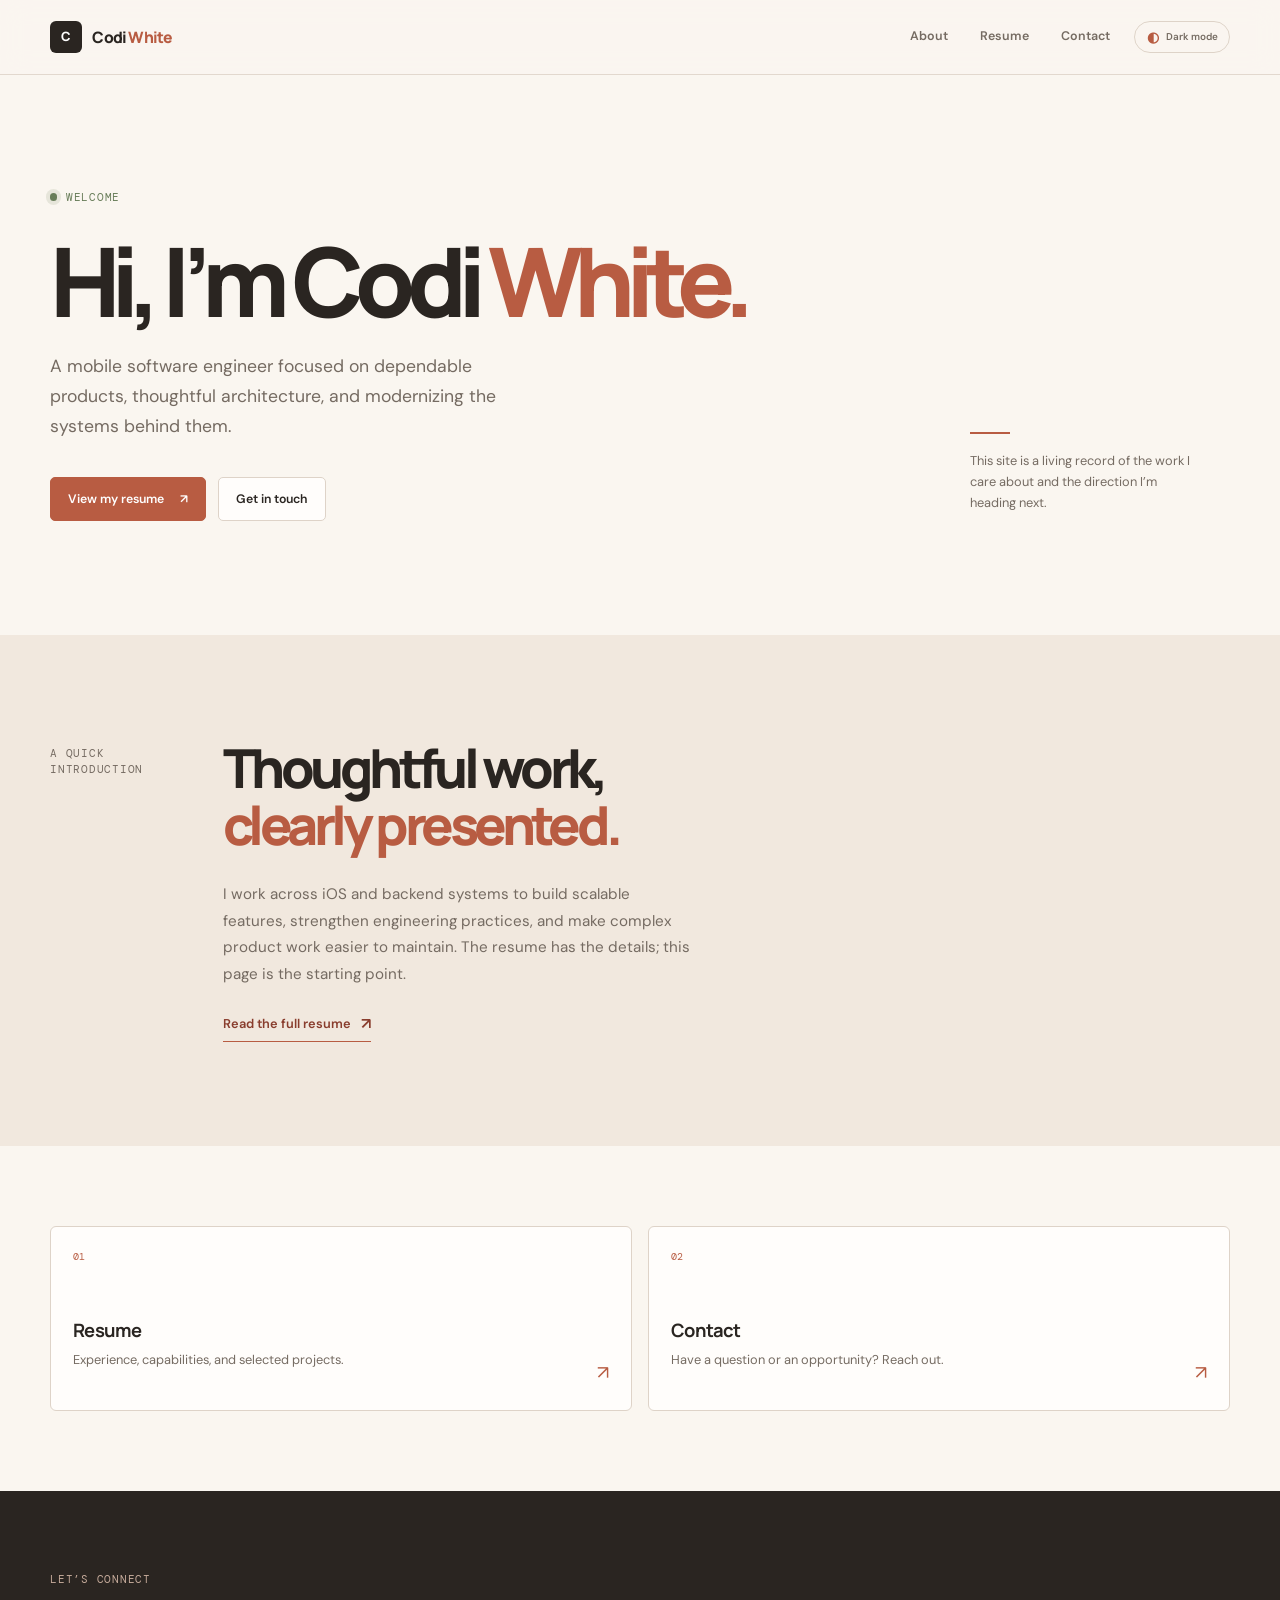
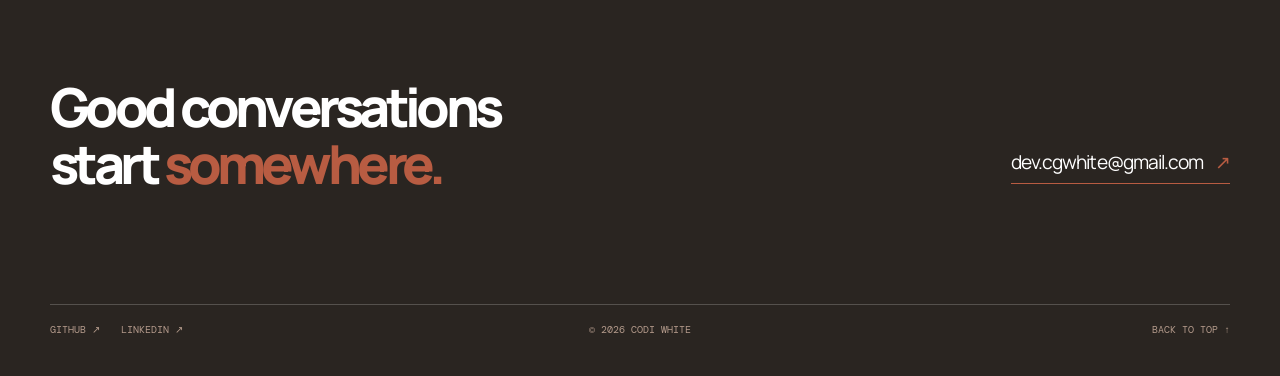
<file: index.html>
<!doctype html>
<html lang="en">
  <head>
    <meta charset="utf-8">
    <meta name="viewport" content="width=device-width, initial-scale=1">
    <meta name="description" content="Codi White — mobile software engineering, systems modernization, and professional background.">
    <meta name="theme-color" content="#f7f8fa">
    <title>Codi White — Mobile Software Engineer</title>
    <link rel="icon" type="image/x-icon" href="assets/favicon.ico">
    <link rel="preconnect" href="https://fonts.googleapis.com">
    <link rel="preconnect" href="https://fonts.gstatic.com" crossorigin>
    <link href="https://fonts.googleapis.com/css2?family=DM+Mono:wght@400;500&family=DM+Sans:wght@400;500;600;700&family=Manrope:wght@700;800&display=swap" rel="stylesheet">
    <link rel="stylesheet" href="css/styles.css">
  </head>
  <body class="landing-page">
    <a class="skip-link" href="#main-content">Skip to content</a>
    <header class="site-header">
      <div class="shell header-inner">
        <a class="brand" href="#top" aria-label="Codi White home">
          <span class="brand-mark" aria-hidden="true">C</span>
          <span class="brand-name">Codi <span>White</span></span>
        </a>
        <button class="menu-toggle" type="button" aria-expanded="false" aria-controls="primary-nav" aria-label="Open navigation">
          <i aria-hidden="true"></i>
        </button>
        <div class="header-tools">
          <nav id="primary-nav" class="primary-nav" aria-label="Primary navigation">
            <a href="#about">About</a>
            <a href="resume/">Resume</a>
            <a href="#contact">Contact</a>
          </nav>
          <button class="theme-toggle" type="button" aria-pressed="false" aria-label="Switch to dark mode">
            <span class="theme-icon" aria-hidden="true">◐</span><span data-theme-label>Dark mode</span>
          </button>
        </div>
      </div>
    </header>

    <main id="main-content">
      <section id="top" class="landing-hero shell">
        <div class="landing-copy">
          <p class="kicker"><span class="status-dot"></span> Welcome</p>
          <h1>Hi, I’m Codi <span>White.</span></h1>
          <p class="landing-lede">A mobile software engineer focused on dependable products, thoughtful architecture, and modernizing the systems behind them.</p>
          <div class="hero-links">
            <a class="button button-primary" href="resume/">View my resume <span aria-hidden="true">↗</span></a>
            <a class="button button-secondary" href="#contact">Get in touch</a>
          </div>
        </div>
        <div class="landing-note">
          <span class="landing-note-line" aria-hidden="true"></span>
          <p>This site is a living record of the work I care about and the direction I’m heading next.</p>
        </div>
      </section>

      <section id="about" class="landing-about">
        <div class="shell landing-about-grid">
          <p class="eyebrow">A quick introduction</p>
          <div>
            <h2>Thoughtful work,<br><em>clearly presented.</em></h2>
            <p class="landing-body">I work across iOS and backend systems to build scalable features, strengthen engineering practices, and make complex product work easier to maintain. The resume has the details; this page is the starting point.</p>
            <a class="inline-link" href="resume/">Read the full resume <span aria-hidden="true">↗</span></a>
          </div>
        </div>
      </section>

      <section class="landing-links">
        <div class="shell link-cards">
          <a class="landing-card" href="resume/">
            <span class="landing-card-number">01</span>
            <strong>Resume</strong>
            <p>Experience, capabilities, and selected projects.</p>
            <span class="landing-card-arrow" aria-hidden="true">↗</span>
          </a>
          <a class="landing-card" href="#contact">
            <span class="landing-card-number">02</span>
            <strong>Contact</strong>
            <p>Have a question or an opportunity? Reach out.</p>
            <span class="landing-card-arrow" aria-hidden="true">↗</span>
          </a>
        </div>
      </section>

      <section id="contact" class="landing-contact">
        <div class="shell">
          <p class="eyebrow">Let’s connect</p>
          <div class="landing-contact-row">
            <h2>Good conversations<br>start <em>somewhere.</em></h2>
            <a class="contact-email" href="mailto:dev.cgwhite@gmail.com">dev.cgwhite@gmail.com <span aria-hidden="true">↗</span></a>
          </div>
          <footer class="site-footer">
            <div class="footer-links"><a href="https://github.com/codwa07" target="_blank" rel="noreferrer">GitHub ↗</a>            <a href="https://linkedin.com/in/codi-white-007690222" target="_blank" rel="noreferrer">LinkedIn ↗</a></div>
            <span>© <span data-year></span> Codi White</span>
            <a href="#top">Back to top ↑</a>
          </footer>
        </div>
      </section>
    </main>
    <script src="js/scripts.js"></script>
  </body>
</html>
</file>
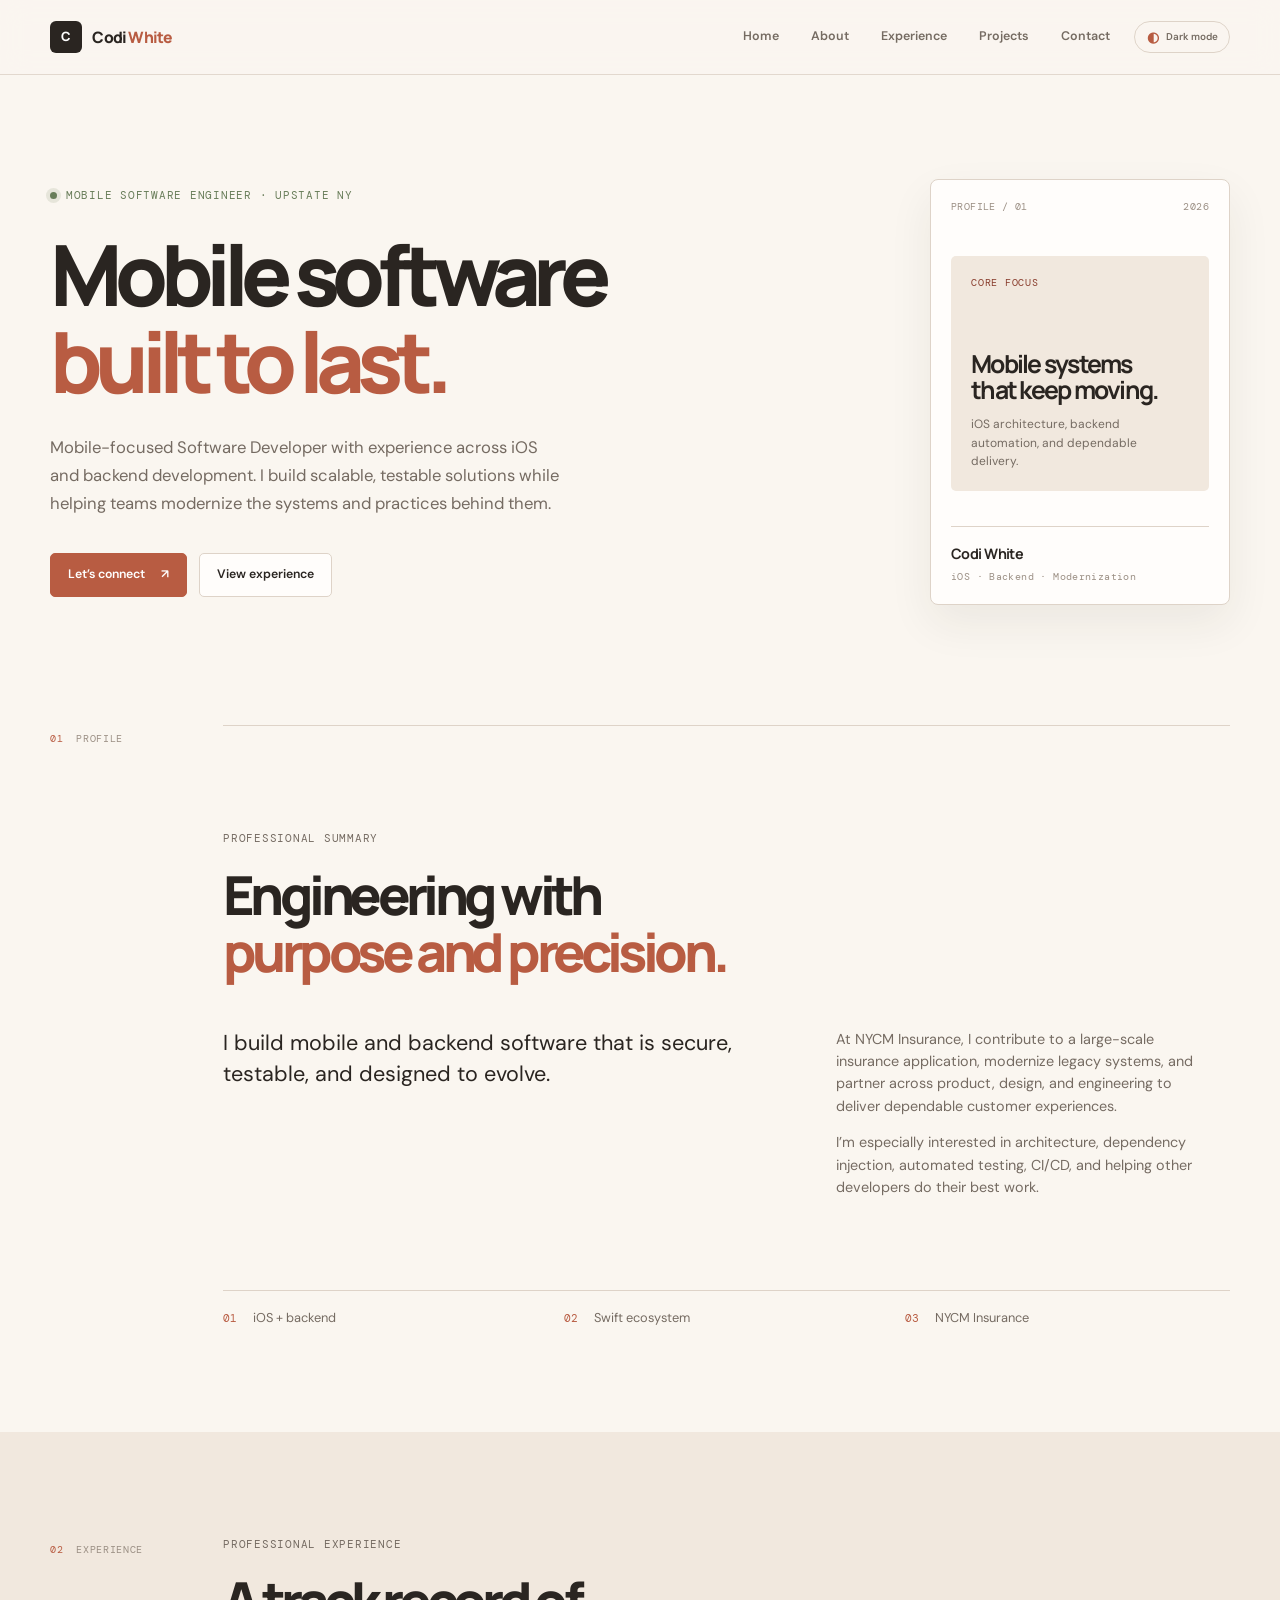
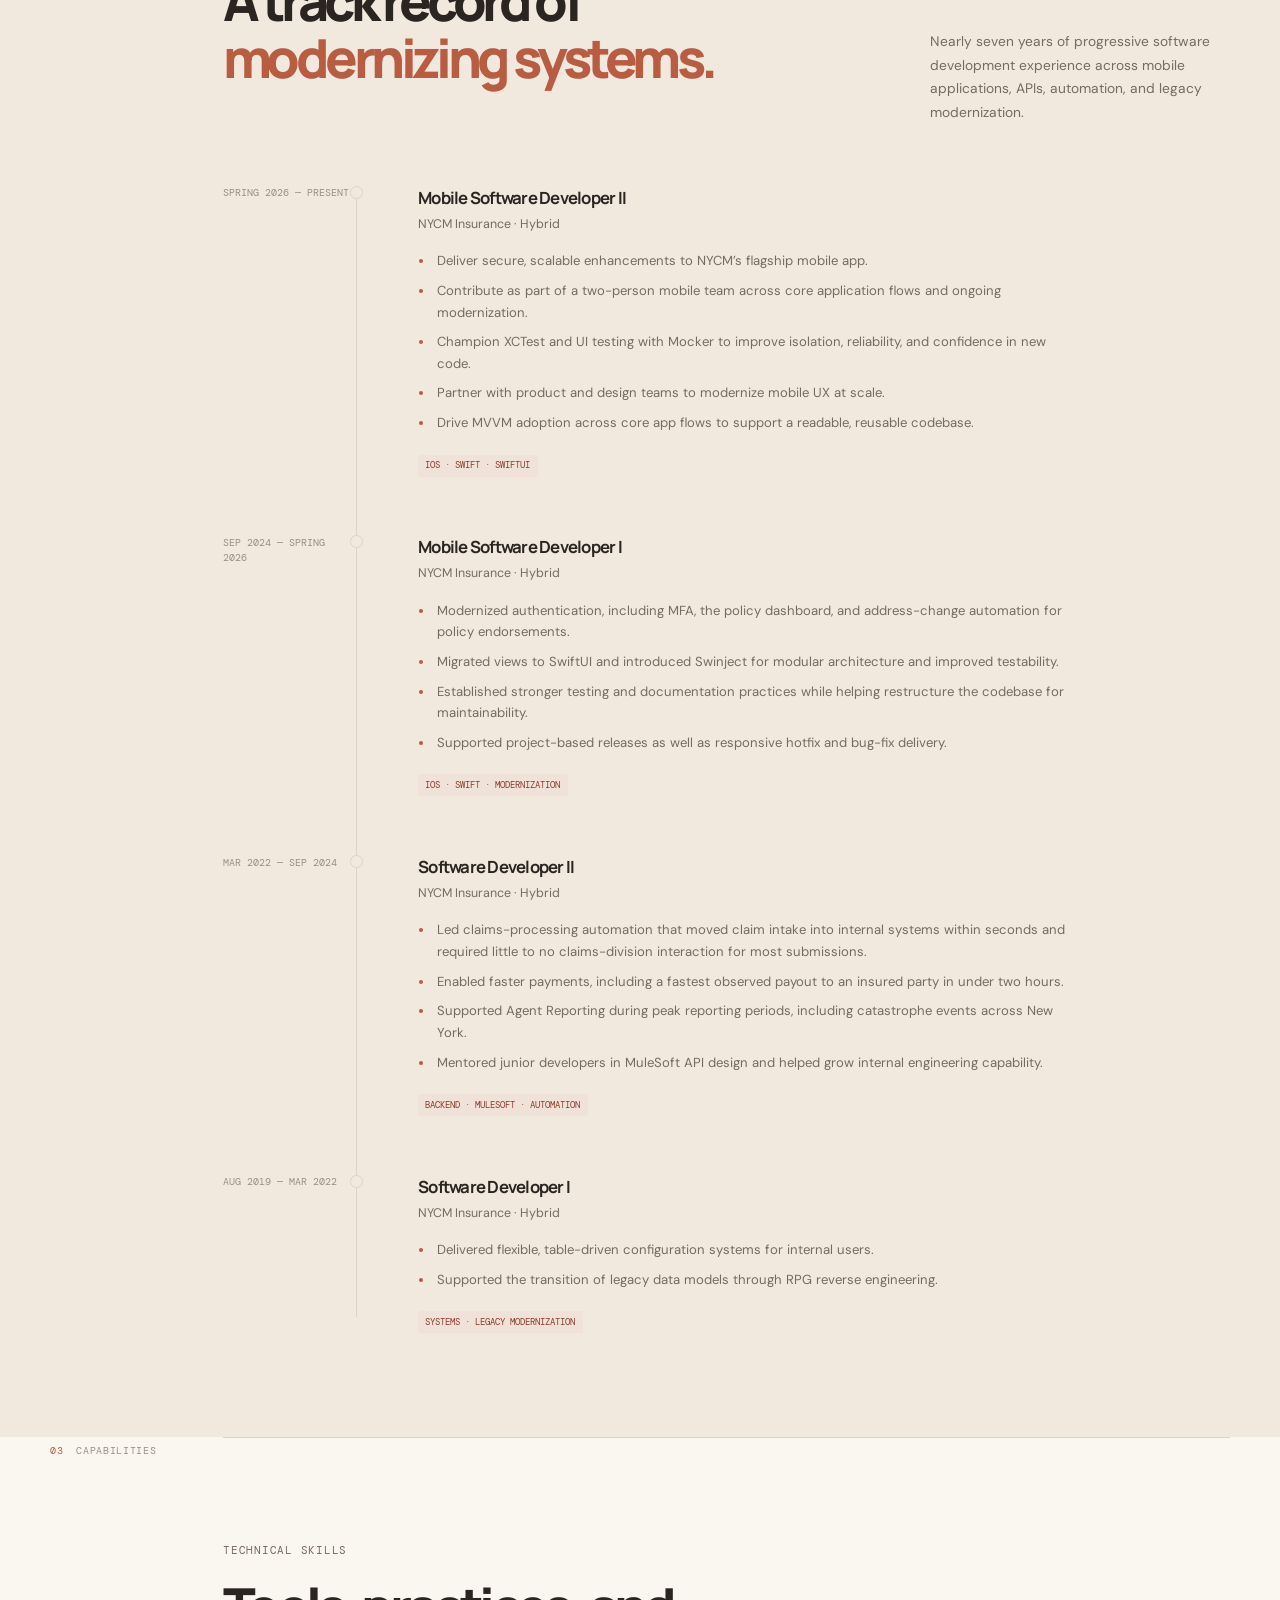
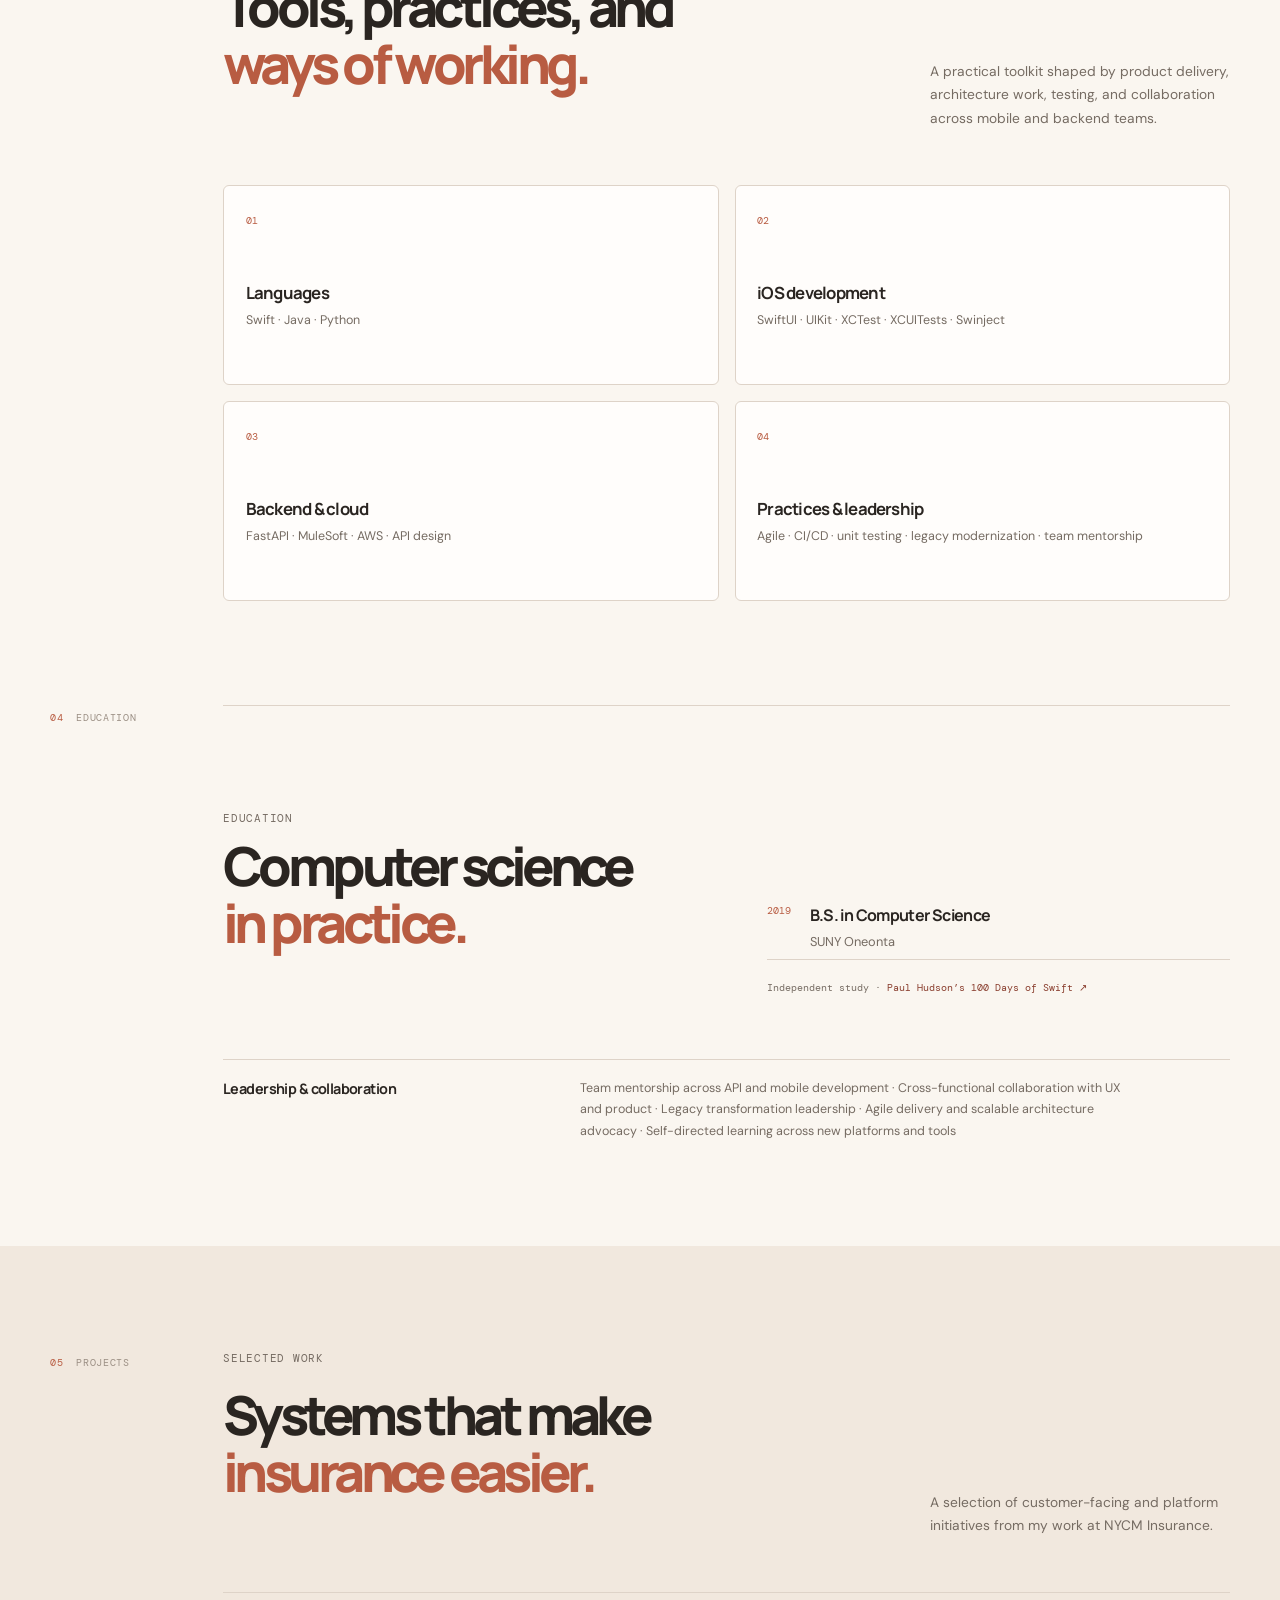
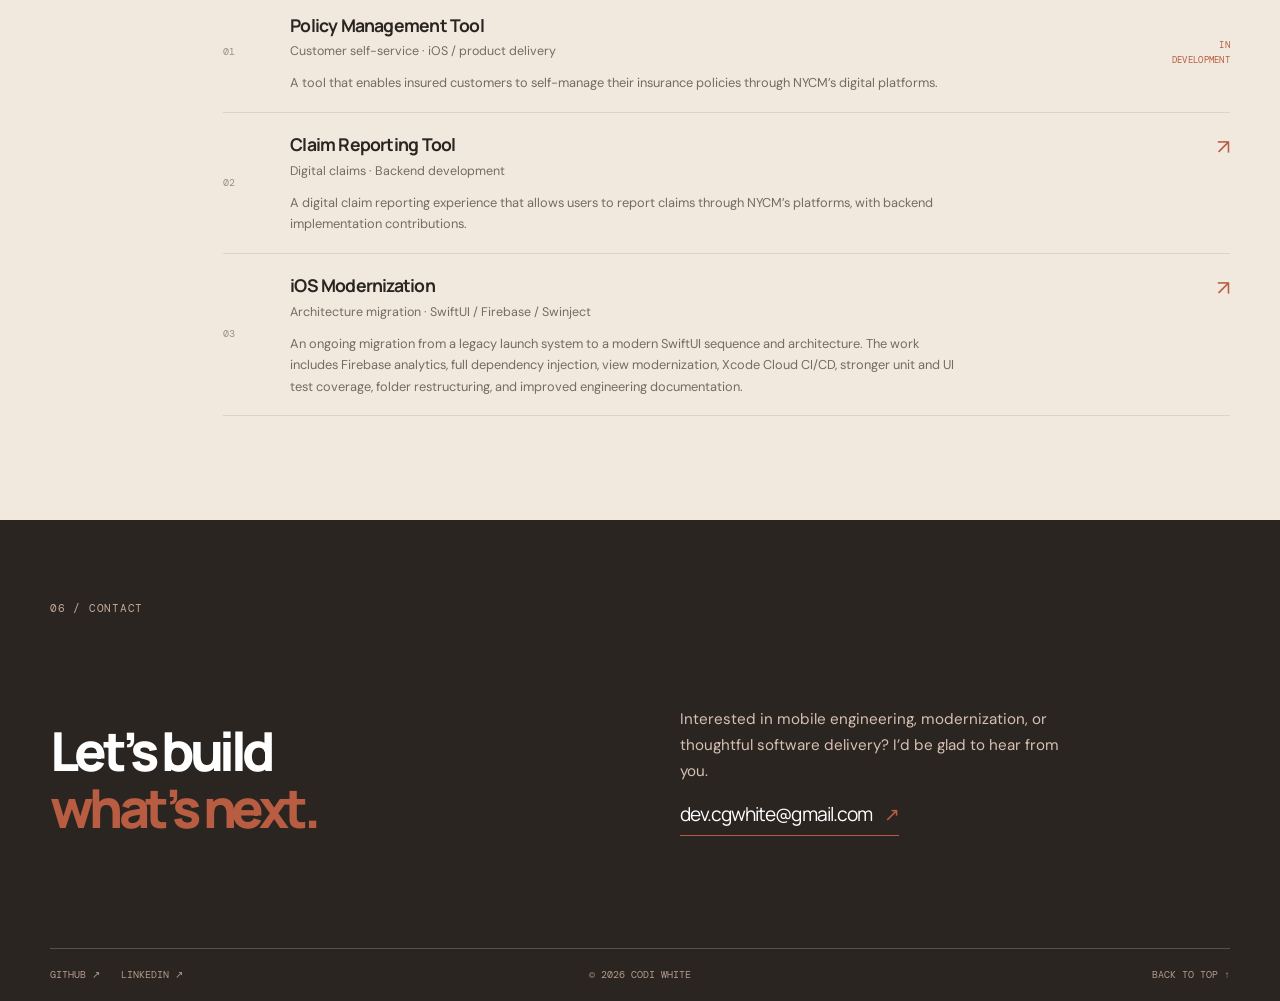
<file: resume/index.html>
<!doctype html>
<html lang="en">
  <head>
    <meta charset="utf-8">
    <meta name="viewport" content="width=device-width, initial-scale=1">
    <meta name="description" content="Codi White — Mobile Software Engineer specializing in iOS, backend systems, and modernization.">
    <meta name="theme-color" content="#f7f8fa">
    <title>Codi White — Resume</title>
    <link rel="icon" type="image/x-icon" href="../assets/favicon.ico">
    <link rel="preconnect" href="https://fonts.googleapis.com">
    <link rel="preconnect" href="https://fonts.gstatic.com" crossorigin>
    <link href="https://fonts.googleapis.com/css2?family=DM+Mono:wght@400;500&family=DM+Sans:wght@400;500;600;700&family=Manrope:wght@700;800&display=swap" rel="stylesheet">
    <link rel="stylesheet" href="../css/styles.css">
  </head>
  <body>
    <a class="skip-link" href="#main-content">Skip to content</a>
    <header class="site-header">
      <div class="shell header-inner">
        <a class="brand" href="../" aria-label="Codi White home">
          <span class="brand-mark" aria-hidden="true">C</span>
          <span class="brand-name">Codi <span>White</span></span>
        </a>
        <button class="menu-toggle" type="button" aria-expanded="false" aria-controls="primary-nav" aria-label="Open navigation">
          <i aria-hidden="true"></i>
        </button>
        <div class="header-tools">
          <nav id="primary-nav" class="primary-nav" aria-label="Primary navigation">
            <a href="../">Home</a>
            <a href="#about">About</a>
            <a href="#experience">Experience</a>
            <a href="#work">Projects</a>
            <a href="#contact">Contact</a>
          </nav>
          <button class="theme-toggle" type="button" aria-pressed="false" aria-label="Switch to dark mode">
            <span class="theme-icon" aria-hidden="true">◐</span><span data-theme-label>Dark mode</span>
          </button>
        </div>
      </div>
    </header>

    <main id="main-content">
      <section id="top" class="hero shell">
        <div class="hero-main">
          <p class="kicker"><span class="status-dot"></span> Mobile Software Engineer · Upstate NY</p>
          <h1>Mobile software<br><span>built to last.</span></h1>
          <p class="hero-summary">Mobile-focused Software Developer with experience across iOS and backend development. I build scalable, testable solutions while helping teams modernize the systems and practices behind them.</p>
          <div class="hero-links">
            <a class="button button-primary" href="#contact">Let’s connect <span aria-hidden="true">↗</span></a>
            <a class="button button-secondary" href="#experience">View experience</a>
          </div>
        </div>
        <aside class="hero-card" aria-label="Professional summary">
          <div class="hero-card-top"><span>PROFILE / 01</span><span>2026</span></div>
          <div class="focus-card">
            <span class="focus-label">Core focus</span>
            <strong>Mobile systems<br>that keep moving.</strong>
            <p>iOS architecture, backend automation, and dependable delivery.</p>
          </div>
          <div class="hero-card-bottom">
            <strong>Codi White</strong>
            <span>iOS · Backend · Modernization</span>
          </div>
        </aside>
      </section>

      <div class="shell page-grid">
        <aside class="side-label" aria-hidden="true"><span>01</span><span>Profile</span></aside>
        <section id="about" class="section about-section">
          <div class="section-heading">
            <p class="eyebrow">Professional summary</p>
            <h2>Engineering with<br><em>purpose and precision.</em></h2>
          </div>
          <div class="about-content">
            <p class="lead">I build mobile and backend software that is secure, testable, and designed to evolve.</p>
            <div class="about-detail">
              <p>At NYCM Insurance, I contribute to a large-scale insurance application, modernize legacy systems, and partner across product, design, and engineering to deliver dependable customer experiences.</p>
              <p>I’m especially interested in architecture, dependency injection, automated testing, CI/CD, and helping other developers do their best work.</p>
            </div>
          </div>
          <div class="stat-row" aria-label="Professional highlights">
            <div><strong>01</strong><span>iOS + backend</span></div>
            <div><strong>02</strong><span>Swift ecosystem</span></div>
            <div><strong>03</strong><span>NYCM Insurance</span></div>
          </div>
        </section>
      </div>

      <section id="experience" class="section experience-section">
        <div class="shell page-grid">
          <aside class="side-label" aria-hidden="true"><span>02</span><span>Experience</span></aside>
          <div class="section-body">
            <div class="section-heading split-heading">
              <div><p class="eyebrow">Professional experience</p><h2>A track record of<br><em>modernizing systems.</em></h2></div>
              <p class="heading-note">Nearly seven years of progressive software development experience across mobile applications, APIs, automation, and legacy modernization.</p>
            </div>
            <div class="experience-route">
              <div class="experience-route-line" aria-hidden="true"></div>
              <article class="experience-item is-current">
                <div class="experience-marker" aria-hidden="true"></div>
                <div class="experience-date">Spring 2026 — Present</div>
                <div class="experience-content"><h3>Mobile Software Developer II</h3><p class="experience-company">NYCM Insurance · Hybrid</p><ul><li>Deliver secure, scalable enhancements to NYCM’s flagship mobile app.</li><li>Contribute as part of a two-person mobile team across core application flows and ongoing modernization.</li><li>Champion XCTest and UI testing with Mocker to improve isolation, reliability, and confidence in new code.</li><li>Partner with product and design teams to modernize mobile UX at scale.</li><li>Drive MVVM adoption across core app flows to support a readable, reusable codebase.</li></ul><span class="tag">iOS · Swift · SwiftUI</span></div>
              </article>
              <article class="experience-item">
                <div class="experience-marker" aria-hidden="true"></div>
                <div class="experience-date">Sep 2024 — Spring 2026</div>
                <div class="experience-content"><h3>Mobile Software Developer I</h3><p class="experience-company">NYCM Insurance · Hybrid</p><ul><li>Modernized authentication, including MFA, the policy dashboard, and address-change automation for policy endorsements.</li><li>Migrated views to SwiftUI and introduced Swinject for modular architecture and improved testability.</li><li>Established stronger testing and documentation practices while helping restructure the codebase for maintainability.</li><li>Supported project-based releases as well as responsive hotfix and bug-fix delivery.</li></ul><span class="tag">iOS · Swift · Modernization</span></div>
              </article>
              <article class="experience-item">
                <div class="experience-marker" aria-hidden="true"></div>
                <div class="experience-date">Mar 2022 — Sep 2024</div>
                <div class="experience-content"><h3>Software Developer II</h3><p class="experience-company">NYCM Insurance · Hybrid</p><ul><li>Led claims-processing automation that moved claim intake into internal systems within seconds and required little to no claims-division interaction for most submissions.</li><li>Enabled faster payments, including a fastest observed payout to an insured party in under two hours.</li><li>Supported Agent Reporting during peak reporting periods, including catastrophe events across New York.</li><li>Mentored junior developers in MuleSoft API design and helped grow internal engineering capability.</li></ul><span class="tag">Backend · MuleSoft · Automation</span></div>
              </article>
              <article class="experience-item">
                <div class="experience-marker" aria-hidden="true"></div>
                <div class="experience-date">Aug 2019 — Mar 2022</div>
                <div class="experience-content"><h3>Software Developer I</h3><p class="experience-company">NYCM Insurance · Hybrid</p><ul><li>Delivered flexible, table-driven configuration systems for internal users.</li><li>Supported the transition of legacy data models through RPG reverse engineering.</li></ul><span class="tag">Systems · Legacy Modernization</span></div>
              </article>
            </div>
          </div>
        </div>
      </section>

      <div class="shell page-grid">
        <aside class="side-label" aria-hidden="true"><span>03</span><span>Capabilities</span></aside>
        <section class="section capabilities-section">
          <div class="section-heading split-heading">
            <div><p class="eyebrow">Technical skills</p><h2>Tools, practices, and<br><em>ways of working.</em></h2></div>
            <p class="heading-note">A practical toolkit shaped by product delivery, architecture work, testing, and collaboration across mobile and backend teams.</p>
          </div>
          <div class="capability-grid">
            <div class="capability-card"><span class="capability-number">01</span><h3>Languages</h3><p>Swift · Java · Python</p></div>
            <div class="capability-card"><span class="capability-number">02</span><h3>iOS development</h3><p>SwiftUI · UIKit · XCTest · XCUITests · Swinject</p></div>
            <div class="capability-card"><span class="capability-number">03</span><h3>Backend &amp; cloud</h3><p>FastAPI · MuleSoft · AWS · API design</p></div>
            <div class="capability-card"><span class="capability-number">04</span><h3>Practices &amp; leadership</h3><p>Agile · CI/CD · unit testing · legacy modernization · team mentorship</p></div>
          </div>
        </section>
      </div>

      <div class="shell page-grid">
        <aside class="side-label" aria-hidden="true"><span>04</span><span>Education</span></aside>
        <section class="section credentials-section">
          <div class="credentials-content">
            <div><p class="eyebrow">Education</p><h2>Computer science<br><em>in practice.</em></h2></div>
            <div><div class="credential-item"><span class="credential-date">2019</span><div><h3>B.S. in Computer Science</h3><p>SUNY Oneonta</p></div></div><p class="credential-certification">Independent study · <a href="https://www.hackingwithswift.com/100" target="_blank" rel="noreferrer">Paul Hudson’s 100 Days of Swift ↗</a></p></div>
          </div>
          <div class="leadership-note"><span>Leadership &amp; collaboration</span><p>Team mentorship across API and mobile development · Cross-functional collaboration with UX and product · Legacy transformation leadership · Agile delivery and scalable architecture advocacy · Self-directed learning across new platforms and tools</p></div>
        </section>
      </div>

      <section id="work" class="section work-section">
        <div class="shell page-grid">
          <aside class="side-label" aria-hidden="true"><span>05</span><span>Projects</span></aside>
          <div class="section-body">
            <div class="section-heading split-heading">
              <div><p class="eyebrow">Selected work</p><h2>Systems that make<br><em>insurance easier.</em></h2></div>
              <p class="heading-note">A selection of customer-facing and platform initiatives from my work at NYCM Insurance.</p>
            </div>
            <div class="project-list">
              <article class="project-row"><div class="project-index">01</div><div><h3>Policy Management Tool</h3><p>Customer self-service · iOS / product delivery</p><p class="project-description">A tool that enables insured customers to self-manage their insurance policies through NYCM’s digital platforms.</p></div><span class="project-visibility">In development</span></article>
              <a class="project-row project-row-linked" href="https://www.nycm.com/claims" target="_blank" rel="noreferrer"><div class="project-index">02</div><div><h3>Claim Reporting Tool</h3><p>Digital claims · Backend development</p><p class="project-description">A digital claim reporting experience that allows users to report claims through NYCM’s platforms, with backend implementation contributions.</p></div><span class="project-arrow" aria-hidden="true">↗</span></a>
              <a class="project-row project-row-linked" href="https://www.nycm.com/mobile" target="_blank" rel="noreferrer"><div class="project-index">03</div><div><h3>iOS Modernization</h3><p>Architecture migration · SwiftUI / Firebase / Swinject</p><p class="project-description">An ongoing migration from a legacy launch system to a modern SwiftUI sequence and architecture. The work includes Firebase analytics, full dependency injection, view modernization, Xcode Cloud CI/CD, stronger unit and UI test coverage, folder restructuring, and improved engineering documentation.</p></div><span class="project-arrow" aria-hidden="true">↗</span></a>
            </div>
          </div>
        </div>
      </section>

      <section id="contact" class="contact-section">
        <div class="shell contact-inner">
          <p class="eyebrow">06 / Contact</p>
          <div class="contact-main"><h2>Let’s build<br><em>what’s next.</em></h2><div><p>Interested in mobile engineering, modernization, or thoughtful software delivery? I’d be glad to hear from you.</p><a class="contact-email" href="mailto:dev.cgwhite@gmail.com">dev.cgwhite@gmail.com <span aria-hidden="true">↗</span></a></div></div>
          <footer class="site-footer"><div class="footer-links"><a href="https://github.com/codwa07" target="_blank" rel="noreferrer">GitHub ↗</a><a href="https://linkedin.com/in/codi-white-007690222" target="_blank" rel="noreferrer">LinkedIn ↗</a></div><span>© <span data-year></span> Codi White</span><a href="#top">Back to top ↑</a></footer>
        </div>
      </section>
    </main>
    <script src="../js/scripts.js"></script>
  </body>
</html>
</file>
<file: css/styles.css>
:root {
  --bg: #faf6f0;
  --surface: #fffdfb;
  --soft: #f1e8de;
  --ink: #2a2521;
  --muted: #756b62;
  --faint: #9b8f84;
  --line: #ded3c8;
  --accent: #b85c42;
  --accent-dark: #893d2d;
  --green: #687d59;
  --display: "Manrope", sans-serif;
  --body: "DM Sans", sans-serif;
  --mono: "DM Mono", monospace;
}

html { color-scheme: light; }
html[data-theme="dark"] {
  color-scheme: dark;
  --bg: #1c1512;
  --surface: #241b17;
  --soft: #30241e;
  --ink: #f7ece2;
  --muted: #c6b2a5;
  --faint: #9e887a;
  --line: #4b3930;
  --accent: #e59576;
  --accent-dark: #f2b39a;
  --green: #9bb57e;
}

* { box-sizing: border-box; }
html { scroll-behavior: smooth; }
body { margin: 0; background: var(--bg); color: var(--ink); font-family: var(--body); font-size: 16px; line-height: 1.55; }
a { color: inherit; text-decoration: none; }
button { color: inherit; font: inherit; }
.shell { width: min(100% - 5rem, 1180px); margin: 0 auto; }
.skip-link { position: fixed; z-index: 10; top: 1rem; left: 1rem; padding: .65rem 1rem; background: var(--ink); color: #fff; transform: translateY(-150%); transition: transform .2s ease; }
.skip-link:focus { transform: translateY(0); }
.site-header { position: sticky; z-index: 5; top: 0; border-bottom: 1px solid rgba(222, 211, 200, .85); background: rgba(250, 246, 240, .9); backdrop-filter: blur(14px); }
.header-inner { display: flex; min-height: 74px; align-items: center; justify-content: space-between; }
.brand { display: inline-flex; align-items: center; gap: .65rem; }
.brand-mark { display: grid; width: 2rem; height: 2rem; place-items: center; border-radius: 6px; background: var(--ink); color: #fff; font-family: var(--display); font-size: .8rem; font-weight: 800; }
.brand-name { font-family: var(--display); font-size: .98rem; font-weight: 800; letter-spacing: -.05em; }
.brand-name span { color: var(--accent); }
.primary-nav { display: flex; align-items: center; gap: 2rem; color: var(--muted); font-size: .78rem; font-weight: 600; }
.primary-nav a { transition: color .2s ease; }
.primary-nav a:hover { color: var(--accent); }
.header-tools { display: flex; align-items: center; gap: 1.5rem; }
.theme-toggle { display: inline-flex; align-items: center; gap: .45rem; border: 1px solid var(--line); border-radius: 999px; padding: .45rem .7rem; background: transparent; color: var(--muted); cursor: pointer; font-size: .62rem; font-weight: 600; transition: border-color .2s ease, color .2s ease, background .2s ease; }
.theme-toggle:hover { border-color: var(--accent); color: var(--accent); }
.theme-icon { color: var(--accent); font-size: .9rem; line-height: 1; }
.menu-toggle { display: none; width: 2rem; height: 2rem; border: 0; padding: .5rem; background: none; }
.menu-toggle i, .menu-toggle i::before, .menu-toggle i::after { display: block; width: 1.2rem; height: 1px; background: currentColor; content: ""; }
.menu-toggle i { position: relative; }
.menu-toggle i::before, .menu-toggle i::after { position: absolute; left: 0; }
.menu-toggle i::before { top: -.3rem; }
.menu-toggle i::after { top: .3rem; }
.hero { display: grid; min-height: 650px; grid-template-columns: minmax(0, 1fr) 300px; align-items: center; gap: 8rem; padding-top: 6rem; padding-bottom: 7rem; }
.hero-main { max-width: 730px; }
.kicker, .eyebrow { color: var(--muted); font-family: var(--mono); font-size: .67rem; letter-spacing: .07em; text-transform: uppercase; }
.kicker { display: flex; align-items: center; gap: .55rem; margin-bottom: 1.6rem; color: var(--green); }
.status-dot { width: .45rem; height: .45rem; border-radius: 50%; background: currentColor; box-shadow: 0 0 0 .25rem rgba(104, 125, 89, .14); }
h1, h2, h3, p { margin-top: 0; }
h1 { margin-bottom: 1.7rem; font-family: var(--display); font-size: clamp(3.5rem, 6.6vw, 6.4rem); font-weight: 800; letter-spacing: -.09em; line-height: 1.04; }
h1 span { color: var(--accent); }
.hero-summary { max-width: 510px; margin-bottom: 2.2rem; color: var(--muted); font-size: 1.04rem; line-height: 1.7; }
.hero-links { display: flex; align-items: center; gap: .8rem; }
.button { display: inline-flex; align-items: center; justify-content: center; gap: 1rem; min-height: 44px; padding: .7rem 1.05rem; border: 1px solid var(--line); border-radius: 5px; font-size: .77rem; font-weight: 600; transition: background .2s ease, color .2s ease, border-color .2s ease, transform .2s ease; }
.button-primary { border-color: var(--accent); background: var(--accent); color: #fff; }
.button-primary:hover { border-color: var(--accent-dark); background: var(--accent-dark); transform: translateY(-2px); }
.button-secondary { background: var(--surface); }
.button-secondary:hover { border-color: var(--accent); color: var(--accent); }
.hero-card { align-self: center; min-height: 360px; padding: 1.25rem; border: 1px solid var(--line); border-radius: 8px; background: var(--surface); box-shadow: 0 18px 45px rgba(42, 37, 33, .07); }
.hero-card-top, .hero-card-bottom { display: flex; align-items: center; justify-content: space-between; color: var(--faint); font-family: var(--mono); font-size: .6rem; letter-spacing: .04em; text-transform: uppercase; }
.focus-card { display: flex; min-height: 235px; flex-direction: column; justify-content: flex-end; margin: 2.6rem 0 2.2rem; padding: 1.25rem; border-radius: 5px; background: var(--soft); }
.focus-label { margin-bottom: auto; color: var(--accent-dark); font-family: var(--mono); font-size: .6rem; letter-spacing: .08em; text-transform: uppercase; }
.focus-card strong { margin-bottom: .75rem; color: var(--ink); font-family: var(--display); font-size: 1.55rem; letter-spacing: -.07em; line-height: 1.05; }
.focus-card p { max-width: 190px; margin: 0; color: var(--muted); font-size: .75rem; line-height: 1.55; }
.hero-card-bottom { display: block; padding-top: 1rem; border-top: 1px solid var(--line); }
.hero-card-bottom strong { display: block; margin-bottom: .25rem; color: var(--ink); font-family: var(--display); font-size: .9rem; letter-spacing: -.04em; text-transform: none; }
.hero-card-bottom span { text-transform: none; }
.page-grid { display: grid; grid-template-columns: 125px 1fr; gap: 3rem; }
.side-label { display: flex; align-items: flex-start; gap: .8rem; padding-top: .35rem; color: var(--faint); font-family: var(--mono); font-size: .62rem; letter-spacing: .07em; text-transform: uppercase; }
.side-label span:first-child { color: var(--accent); }
.section { padding: 6.5rem 0; }
.about-section { border-top: 1px solid var(--line); }
.section-heading { margin-bottom: 3rem; }
.section-heading .eyebrow { margin-bottom: 1.2rem; }
h2 { font-family: var(--display); font-size: clamp(2.2rem, 4.2vw, 4.2rem); font-weight: 800; letter-spacing: -.085em; line-height: 1.06; }
h2 em { color: var(--accent); font-style: normal; }
.about-content { display: grid; grid-template-columns: 1.15fr .85fr; gap: 5rem; }
.lead { max-width: 600px; margin: 0; color: var(--ink); font-size: 1.35rem; line-height: 1.45; }
.about-detail { max-width: 370px; color: var(--muted); font-size: .9rem; }
.edit-note { margin: 1.4rem 0 0; padding-left: 1rem; border-left: 2px solid var(--accent); color: var(--faint); font-family: var(--mono); font-size: .65rem; line-height: 1.6; }
.stat-row { display: grid; grid-template-columns: repeat(3, 1fr); gap: 1rem; margin-top: 4.8rem; padding-top: 1.1rem; border-top: 1px solid var(--line); }
.stat-row div { display: flex; gap: 1rem; align-items: baseline; }
.stat-row strong { color: var(--accent); font-family: var(--mono); font-size: .7rem; font-weight: 400; }
.stat-row span { color: var(--muted); font-size: .8rem; }
.experience-section, .work-section { background: var(--soft); }
.split-heading { display: flex; align-items: flex-end; justify-content: space-between; gap: 3rem; }
.split-heading .heading-note { max-width: 300px; margin: 0 0 .4rem; color: var(--muted); font-size: .86rem; line-height: 1.7; }
.experience-route { position: relative; max-width: 920px; padding-top: .4rem; }
.experience-route-line { position: absolute; top: .85rem; bottom: 1rem; left: 8.3rem; width: 1px; background: var(--line); }
.experience-item { position: relative; display: grid; grid-template-columns: 8rem 1fr; gap: 2.2rem; padding: 0 0 3.6rem; }
.experience-item:last-child { padding-bottom: 0; }
.experience-marker { position: absolute; z-index: 1; top: .08rem; left: 7.92rem; width: .8rem; height: .8rem; border: 1px solid var(--line); border-radius: 50%; background: var(--soft); }
.experience-date { padding-top: .1rem; color: var(--faint); font-family: var(--mono); font-size: .62rem; line-height: 1.5; text-transform: uppercase; }
.experience-content { min-width: 0; padding-left: 2rem; }
.experience-content h3, .capability-card h3, .project-row h3 { margin: 0 0 .25rem; font-family: var(--display); font-size: 1.05rem; letter-spacing: -.045em; }
.experience-company { margin: 0 0 1rem; color: var(--muted); font-size: .78rem; }
.experience-content ul { max-width: 650px; margin: 0; padding-left: 1rem; color: var(--muted); font-size: .82rem; line-height: 1.65; }
.experience-content li { margin-bottom: .5rem; padding-left: .15rem; }
.experience-content li::marker { color: var(--accent); }
.tag { display: inline-block; margin-top: .8rem; padding: .24rem .45rem; border-radius: 3px; background: #f0e2d8; color: var(--accent-dark); font-family: var(--mono); font-size: .58rem; text-transform: uppercase; }
.capabilities-section { border-top: 1px solid var(--line); }
.capability-grid { display: grid; grid-template-columns: repeat(2, 1fr); gap: 1rem; }
.capability-card { min-height: 200px; padding: 1.35rem; border: 1px solid var(--line); border-radius: 6px; background: var(--surface); }
.capability-number { color: var(--accent); font-family: var(--mono); font-size: .65rem; }
.capability-card h3 { margin-top: 3rem; font-size: 1.05rem; }
.capability-card p { margin: 0; color: var(--muted); font-size: .78rem; line-height: 1.65; }
.credentials-section { border-top: 1px solid var(--line); }
.credentials-content { display: grid; grid-template-columns: 1fr 1fr; gap: 5rem; align-items: end; }
.credential-item { display: flex; align-items: flex-start; gap: 1.2rem; padding-bottom: .5rem; border-bottom: 1px solid var(--line); }
.credential-date { color: var(--accent); font-family: var(--mono); font-size: .65rem; }
.credential-item h3 { margin: 0 0 .25rem; font-family: var(--display); font-size: 1rem; letter-spacing: -.04em; }
.credential-item p { margin: 0; color: var(--muted); font-size: .8rem; }
.credential-certification { margin: 1.2rem 0 0; color: var(--muted); font-family: var(--mono); font-size: .62rem; line-height: 1.6; }
.credential-certification a { color: var(--accent-dark); }
.leadership-note { display: grid; grid-template-columns: 1fr 2fr; gap: 2rem; margin-top: 4rem; padding-top: 1.1rem; border-top: 1px solid var(--line); }
.leadership-note span { color: var(--ink); font-family: var(--display); font-size: .9rem; font-weight: 700; letter-spacing: -.04em; }
.leadership-note p { max-width: 550px; margin: 0; color: var(--muted); font-size: .78rem; line-height: 1.7; }
.project-list { border-top: 1px solid var(--line); }
.project-row { display: grid; grid-template-columns: 3rem 1fr 2rem; gap: 1.2rem; align-items: center; padding: 1.15rem 0; border-bottom: 1px solid var(--line); transition: padding .2s ease, color .2s ease; }
.project-row:hover { padding-right: .7rem; padding-left: .7rem; color: var(--accent); }
.project-index { color: var(--faint); font-family: var(--mono); font-size: .65rem; }
.project-row h3 { margin: 0; font-size: 1.1rem; }
.project-row p { margin: .2rem 0 0; color: var(--muted); font-size: .78rem; }
.project-row p { margin-top: .2rem; }
.project-row > span { justify-self: end; color: var(--accent); font-size: 1.3rem; }
.project-row-linked { cursor: pointer; }
.project-visibility { font-family: var(--mono); font-size: .58rem !important; letter-spacing: .03em; text-align: right; text-transform: uppercase; }
.project-row > div:nth-child(2) { min-width: 0; }
.project-description { max-width: 670px; margin: .7rem 0 0 !important; color: var(--muted); font-size: .8rem !important; line-height: 1.65; }
.project-arrow { align-self: start; }
.contact-section { background: var(--ink); color: #fff; }
.contact-inner { padding-top: 5rem; }
.contact-section .eyebrow { color: #c5aa9a; }
.contact-main { display: grid; grid-template-columns: 1fr 1fr; gap: 5rem; align-items: end; padding: 5rem 0 7rem; }
.contact-main h2 { margin: 0; }
.contact-main h2 em { color: var(--accent); }
.contact-main > div { max-width: 380px; }
.contact-main p { color: #d7c1b4; font-size: .95rem; line-height: 1.7; }
.contact-email { display: inline-flex; align-items: center; gap: .75rem; border-bottom: 1px solid var(--accent); padding-bottom: .35rem; color: #fff; font-family: var(--display); font-size: 1.2rem; letter-spacing: -.05em; }
.contact-email span { color: var(--accent); transition: transform .2s ease; }
.contact-email:hover span { transform: translate(3px, -3px); }
.site-footer { display: grid; grid-template-columns: 1fr 1fr 1fr; align-items: end; padding: 1.15rem 0; border-top: 1px solid rgba(255, 255, 255, .2); color: #b39a8b; font-family: var(--mono); font-size: .6rem; text-transform: uppercase; }
.site-footer > span { text-align: center; }
.site-footer > a { justify-self: end; }
.footer-links { display: flex; gap: 1.3rem; }
.footer-links a, .site-footer > a { transition: color .2s ease; }
.footer-links a:hover, .site-footer > a:hover { color: var(--accent); }

/* Landing page */
.landing-hero { display: grid; min-height: 560px; grid-template-columns: minmax(0, 1fr) 260px; align-items: center; gap: 6rem; padding-top: 6.5rem; padding-bottom: 6.5rem; }
.landing-copy { max-width: 720px; }
.landing-copy h1 { margin-bottom: 1.35rem; font-size: clamp(3.7rem, 7.5vw, 7rem); }
.landing-lede { max-width: 470px; margin-bottom: 2.2rem; color: var(--muted); font-size: 1.1rem; line-height: 1.7; }
.landing-note { align-self: end; max-width: 220px; padding-bottom: .3rem; color: var(--muted); font-size: .8rem; line-height: 1.65; }
.landing-note-line { display: block; width: 2.5rem; height: 2px; margin-bottom: 1rem; background: var(--accent); }
.landing-about { padding: 6.5rem 0; background: var(--soft); }
.landing-about-grid { display: grid; grid-template-columns: 125px 1fr; gap: 3rem; }
.landing-about-grid .eyebrow { padding-top: .35rem; }
.landing-about-grid h2 { margin-bottom: 1.75rem; }
.landing-body { max-width: 470px; margin-bottom: 1.5rem; color: var(--muted); font-size: .95rem; line-height: 1.75; }
.inline-link { display: inline-flex; align-items: center; gap: .65rem; border-bottom: 1px solid var(--accent); padding-bottom: .25rem; color: var(--accent-dark); font-size: .8rem; font-weight: 600; }
.inline-link span { font-size: 1rem; transition: transform .2s ease; }
.inline-link:hover span { transform: translate(3px, -3px); }
.landing-links { padding: 5rem 0; }
.link-cards { display: grid; grid-template-columns: repeat(2, 1fr); gap: 1rem; }
.landing-card { position: relative; min-height: 185px; padding: 1.4rem; border: 1px solid var(--line); border-radius: 6px; background: var(--surface); transition: border-color .2s ease, box-shadow .2s ease, transform .2s ease; }
.landing-card:hover { border-color: var(--accent); box-shadow: 0 12px 30px rgba(42, 37, 33, .07); transform: translateY(-3px); }
.landing-card-number { display: block; margin-bottom: 3.2rem; color: var(--accent); font-family: var(--mono); font-size: .65rem; }
.landing-card strong { display: block; margin-bottom: .3rem; font-family: var(--display); font-size: 1.15rem; letter-spacing: -.05em; }
.landing-card p { margin: 0; color: var(--muted); font-size: .8rem; }
.landing-card-arrow { position: absolute; right: 1.4rem; bottom: 1.35rem; color: var(--accent); font-size: 1.2rem; }
.landing-contact { padding: 5rem 0 1.2rem; background: var(--ink); color: #fff; }
.landing-contact .eyebrow { color: #c5aa9a; }
.landing-contact-row { display: flex; align-items: flex-end; justify-content: space-between; gap: 3rem; padding: 5rem 0 7rem; }
.landing-contact-row h2 { margin: 0; }
.landing-contact-row h2 em { color: var(--accent); }
.landing-contact-row .contact-email { margin-bottom: .5rem; }

html[data-theme="dark"] .site-header { border-color: rgba(75, 57, 48, .9); background: rgba(28, 21, 18, .9); }
html[data-theme="dark"] .brand-mark { background: var(--accent); color: #1c1512; }
html[data-theme="dark"] .button-primary { color: #1c1512; }
html[data-theme="dark"] .tag { background: rgba(229, 149, 118, .16); color: var(--accent-dark); }
html[data-theme="dark"] .landing-contact,
html[data-theme="dark"] .contact-section { background: #120d0b; color: #fff; }

@media (max-width: 800px) {
  .shell { width: calc(100% - 2.5rem); }
  .header-inner { min-height: 66px; }
  .menu-toggle { display: grid; place-items: center; }
  .header-tools { gap: .8rem; }
  .theme-toggle { padding: .42rem .55rem; }
  .theme-toggle [data-theme-label] { display: none; }
  .primary-nav { position: absolute; top: 65px; right: 0; left: 0; display: flex; align-items: flex-start; flex-direction: column; gap: 1.2rem; padding: 1.25rem calc((100% - 2.5rem) / 2) 1.5rem; border-bottom: 1px solid var(--line); background: var(--bg); opacity: 0; pointer-events: none; transform: translateY(-.5rem); transition: opacity .2s ease, transform .2s ease; }
  .primary-nav.is-open { opacity: 1; pointer-events: auto; transform: translateY(0); }
  .primary-nav a { font-family: var(--display); font-size: 1.1rem; letter-spacing: -.04em; }
  .hero { display: block; min-height: 0; padding-top: 5rem; padding-bottom: 5rem; }
  h1 { font-size: clamp(3.2rem, 14vw, 5rem); }
  .hero-card { width: min(100%, 300px); margin-top: 4rem; }
  .page-grid { display: block; }
  .side-label { margin-bottom: 1.8rem; }
  .section { padding: 5rem 0; }
  .about-content, .contact-main { grid-template-columns: 1fr; gap: 2rem; }
  .lead { font-size: 1.15rem; }
  .stat-row { grid-template-columns: 1fr; gap: .75rem; margin-top: 3rem; }
  .split-heading { display: block; }
  .split-heading .heading-note { margin-top: 1.5rem; }
  .experience-route { margin-left: 1.8rem; }
  .experience-route-line { top: .85rem; bottom: 1rem; left: 0; }
  .experience-item { display: block; padding-bottom: 3rem; }
  .experience-marker { left: -.4rem; }
  .experience-date { margin-bottom: .65rem; }
  .experience-content { padding-left: 1.35rem; }
  .capability-grid { grid-template-columns: 1fr; }
  .capability-card { min-height: auto; }
  .capability-card h3 { margin-top: 2.5rem; }
  .credentials-content { grid-template-columns: 1fr; gap: 2.5rem; }
  .leadership-note { grid-template-columns: 1fr; gap: .8rem; margin-top: 3rem; }
  .contact-inner { padding-top: 4rem; }
  .contact-main { padding: 4rem 0 5rem; }
  .site-footer { grid-template-columns: 1fr 1fr; gap: 1.2rem; }
  .site-footer > span { grid-column: 1 / -1; grid-row: 2; text-align: left; }
  .site-footer > a { grid-column: 2; grid-row: 1; }
  .landing-hero { display: block; min-height: 0; padding-top: 5rem; padding-bottom: 5rem; }
  .landing-copy h1 { font-size: clamp(3.2rem, 14vw, 5rem); }
  .landing-note { margin-top: 4rem; }
  .landing-about { padding: 5rem 0; }
  .landing-about-grid { display: block; }
  .landing-about-grid .eyebrow { margin-bottom: 2rem; }
  .landing-links { padding: 4rem 0; }
  .link-cards { grid-template-columns: 1fr; }
  .landing-contact { padding-top: 4rem; }
  .landing-contact-row { display: block; padding: 4rem 0 5rem; }
  .landing-contact-row .contact-email { margin-top: 2rem; }
}

@media (prefers-reduced-motion: reduce) {
  html { scroll-behavior: auto; }
  *, *::before, *::after { transition-duration: .01ms !important; }
}

@media print {
  .site-header, .hero-card, .hero-links, .side-label, .contact-section { display: none; }
  body, .experience-section, .work-section { background: #fff; }
  .hero { min-height: auto; padding: 2rem 0; }
  .section { padding: 1.5rem 0; }
  .page-grid { display: block; }
  .experience-item, .capability-card, .project-row { break-inside: avoid; }
}
</file>
